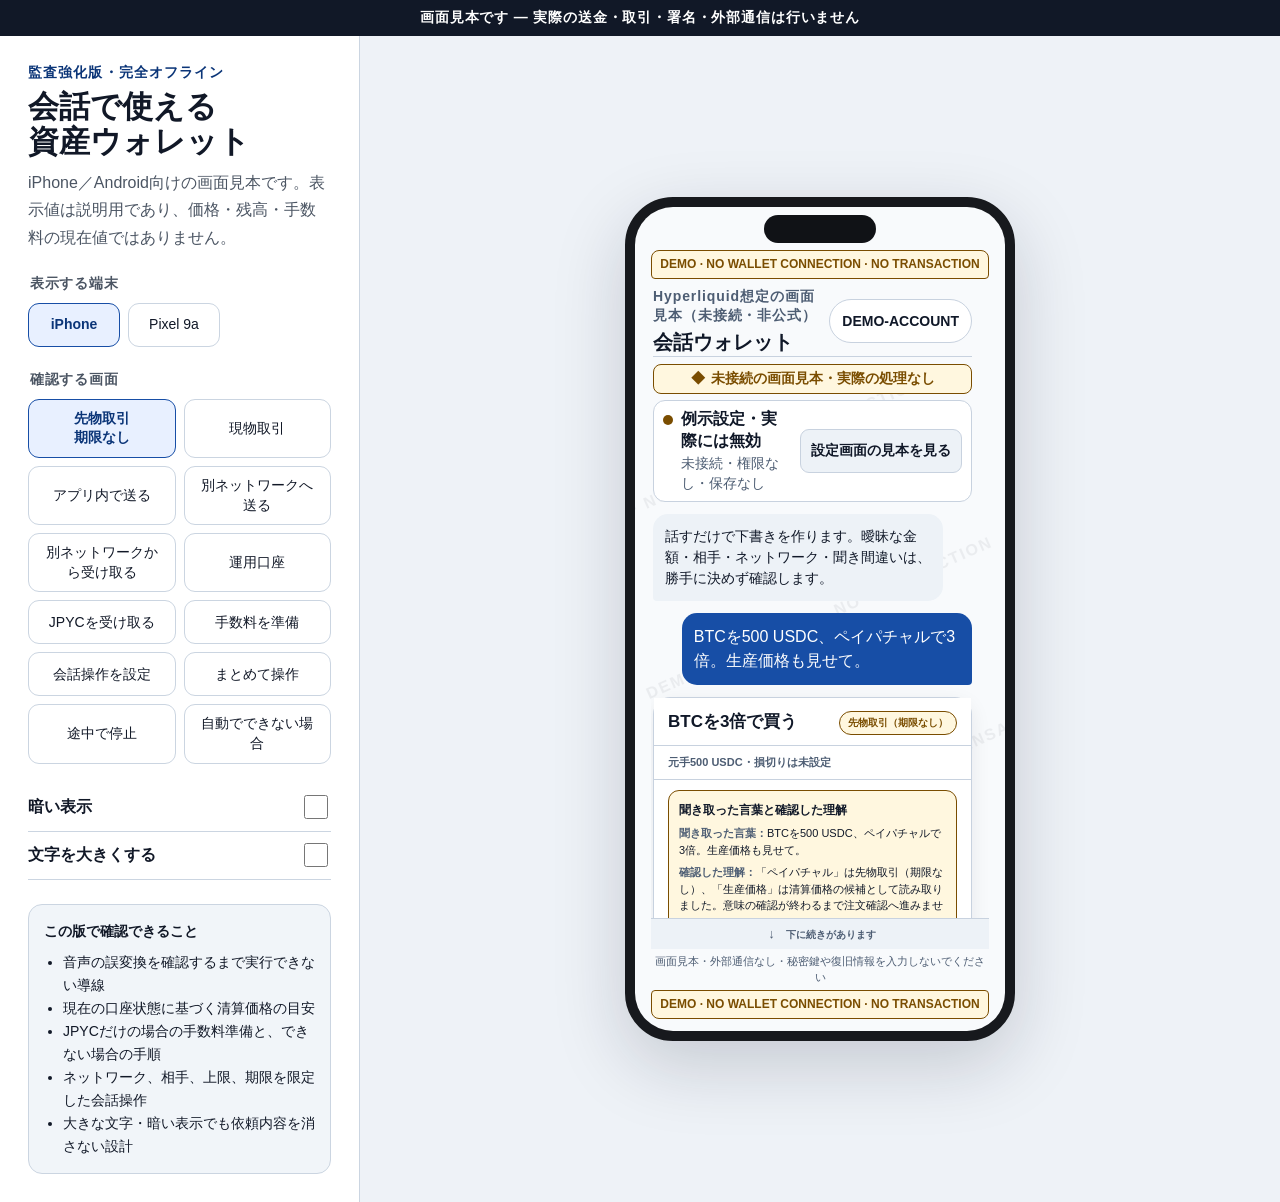
<file: one-intent-hyperliquid-wallet-complete-reviewed-2026-07-29.3/prototype/index.html>
<!doctype html>
<html lang="ja">
<head>
  <meta charset="utf-8" />
  <meta name="viewport" content="width=device-width,initial-scale=1,viewport-fit=cover" />
  <meta name="color-scheme" content="light dark" />
  <meta name="robots" content="noindex,nofollow" />
  <title>会話で使える資産ウォレット — 完全オフライン画面見本</title>
  <link rel="stylesheet" href="styles.css" />
</head>
<body>
  <div class="prototype-banner" role="status">画面見本です — 実際の送金・取引・署名・外部通信は行いません</div>
  <main class="workspace">
    <aside class="controls" aria-label="画面見本の切り替え">
      <p class="product-kicker">監査強化版・完全オフライン</p>
      <h1><span>会話で使える</span><span>資産ウォレット</span></h1>
      <p class="muted">iPhone／Android向けの画面見本です。表示値は説明用であり、価格・残高・手数料の現在値ではありません。</p>

      <fieldset>
        <legend>表示する端末</legend>
        <div class="segmented" role="group" aria-label="表示する端末">
          <button type="button" class="seg active" data-platform="ios" aria-pressed="true">iPhone</button>
          <button type="button" class="seg" data-platform="android" aria-pressed="false">Pixel 9a</button>
        </div>
      </fieldset>

      <fieldset>
        <legend>確認する画面</legend>
        <div class="flow-grid" role="group" aria-label="確認する画面">
          <button type="button" class="flow active" data-flow="perp" aria-pressed="true">先物取引<br><small>期限なし</small></button>
          <button type="button" class="flow" data-flow="spot" aria-pressed="false">現物取引</button>
          <button type="button" class="flow" data-flow="send" aria-pressed="false">アプリ内で送る</button>
          <button type="button" class="flow" data-flow="withdraw" aria-pressed="false">別ネットワークへ送る</button>
          <button type="button" class="flow" data-flow="bridge" aria-pressed="false">別ネットワークから受け取る</button>
          <button type="button" class="flow" data-flow="vault" aria-pressed="false">運用口座</button>
          <button type="button" class="flow" data-flow="jpyc" aria-pressed="false">JPYCを受け取る</button>
          <button type="button" class="flow" data-flow="fee" aria-pressed="false">手数料を準備</button>
          <button type="button" class="flow" data-flow="setup" aria-pressed="false">会話操作を設定</button>
          <button type="button" class="flow" data-flow="composite" aria-pressed="false">まとめて操作</button>
          <button type="button" class="flow" data-flow="partial" aria-pressed="false">途中で停止</button>
          <button type="button" class="flow" data-flow="manual" aria-pressed="false">自動でできない場合</button>
        </div>
      </fieldset>

      <label class="switch-row"><span>暗い表示</span><input id="themeToggle" type="checkbox" /></label>
      <label class="switch-row"><span>文字を大きくする</span><input id="largeTextToggle" type="checkbox" /></label>

      <section class="review-box" aria-labelledby="review-title">
        <strong id="review-title">この版で確認できること</strong>
        <ul>
          <li>音声の誤変換を確認するまで実行できない導線</li>
          <li>現在の口座状態に基づく清算価格の目安</li>
          <li>JPYCだけの場合の手数料準備と、できない場合の手順</li>
          <li>ネットワーク、相手、上限、期限を限定した会話操作</li>
          <li>大きな文字・暗い表示でも依頼内容を消さない設計</li>
        </ul>
      </section>
    </aside>

    <section class="stage" aria-label="スマートフォン画面見本">
      <div id="phone" class="phone ios" data-theme="light">
        <div class="sensor" aria-hidden="true"></div>
        <div class="screen">
          <div class="watermark-layer" aria-hidden="true">
            <span>DEMO · NO WALLET · NO TRANSACTION</span>
            <span>DEMO · NO WALLET · NO TRANSACTION</span>
            <span>DEMO · NO WALLET · NO TRANSACTION</span>
          </div>
          <div class="screen-watermark screen-watermark-top" role="note">DEMO · NO WALLET CONNECTION · NO TRANSACTION</div>

          <div id="reviewScroll" class="review-scroll" tabindex="0" aria-label="画面見本の確認内容。縦方向に一つの領域としてスクロールできます">
            <header class="app-header">
              <div class="app-title">
                <span class="eyebrow">Hyperliquid想定の画面見本（未接続・非公式）</span>
                <h2>会話ウォレット</h2>
              </div>
              <button type="button" class="account" aria-label="デモ口座表示の見本を見る。実口座には接続していません">DEMO-ACCOUNT</button>
            </header>

            <div class="simulation-strip" aria-label="画面見本の状態"><span aria-hidden="true">◆</span>未接続の画面見本・実際の処理なし</div>

            <section class="permission-rail" aria-label="例示設定の状態。実際には無効です">
              <span class="rail-dot" aria-hidden="true"></span>
              <div><strong>例示設定・実際には無効</strong><small>未接続・権限なし・保存なし</small></div>
              <button id="permissionButton" class="rail-button" type="button">設定画面の見本を見る</button>
            </section>

            <section class="conversation" aria-label="依頼内容">
              <div class="bubble assistant">話すだけで下書きを作ります。曖昧な金額・相手・ネットワーク・聞き間違いは、勝手に決めず確認します。</div>
              <div id="userBubble" class="bubble user">BTCを500 USDC、ペイパチャルで3倍。生産価格も見せて。</div>
            </section>

            <p id="liveStatus" class="sr-only" role="status" aria-live="polite"></p>
            <section id="executionCard" class="execution-card" aria-label="実行前の確認内容"></section>
            <section id="timeline" class="timeline hidden" aria-label="処理の現在地"></section>
          </div>

          <p id="scrollStatus" class="scroll-status" data-position="top" aria-live="polite">
            <span class="scroll-status-icon" aria-hidden="true">↓</span>
            <span class="scroll-status-text">下に続きがあります</span>
          </p>
          <p id="assuranceText" class="assurance"></p>
          <div class="screen-watermark screen-watermark-bottom" role="note">DEMO · NO WALLET CONNECTION · NO TRANSACTION</div>
        </div>
      </div>
    </section>
  </main>
  <script src="app.js"></script>
</body>
</html>
</file>
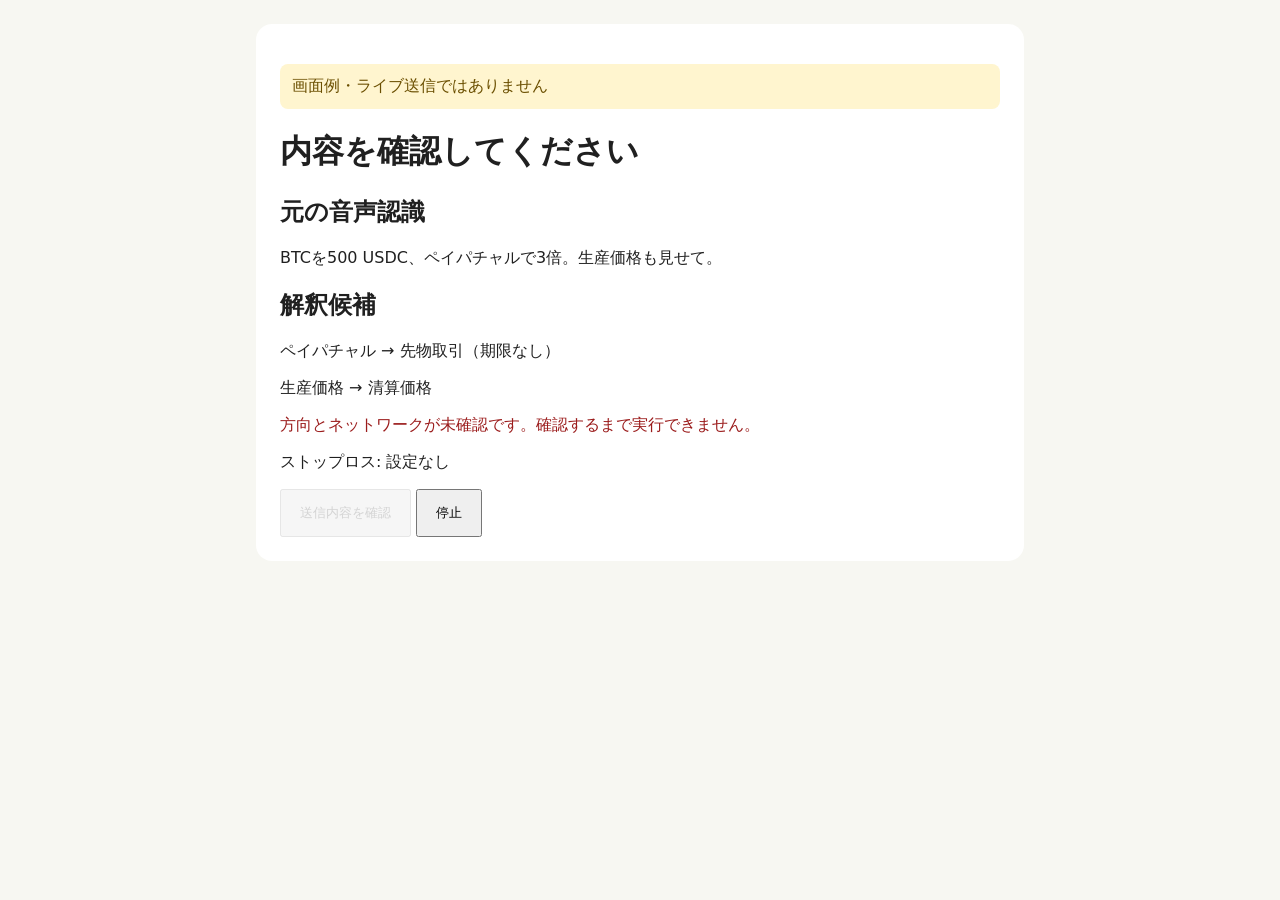
<file: one-intent-hyperliquid-wallet-complete-reviewed-2026-07-29.3/apps/browser-prototype/index.html>
<!doctype html>
<html lang="ja">
<head>
  <meta charset="utf-8">
  <meta name="viewport" content="width=device-width, initial-scale=1">
  <title>オフライン確認プロトタイプ</title>
  <style>
    :root { color-scheme: light; font-family: system-ui, sans-serif; }
    body { margin: 0; padding: 24px; background: #f7f7f2; color: #202020; }
    main { max-width: 720px; margin: auto; background: white; padding: 24px; border-radius: 16px; }
    .example { color: #6b4f00; background: #fff5cf; padding: 12px; border-radius: 8px; }
    .danger { color: #9b1c1c; }
    button { min-height: 48px; padding: 12px 18px; }
    button[disabled] { opacity: .5; }
  </style>
</head>
<body>
  <main aria-labelledby="title">
    <p class="example">画面例・ライブ送信ではありません</p>
    <h1 id="title">内容を確認してください</h1>
    <h2>元の音声認識</h2>
    <p id="sourceUtterance">BTCを500 USDC、ペイパチャルで3倍。生産価格も見せて。</p>
    <h2>解釈候補</h2>
    <p id="normalizedInterpretation">ペイパチャル → 先物取引（期限なし）</p>
    <p>生産価格 → 清算価格</p>
    <p class="danger" id="ambiguity">方向とネットワークが未確認です。確認するまで実行できません。</p>
    <p>ストップロス: 設定なし</p>
    <button id="primaryAction" type="button" disabled>送信内容を確認</button>
    <button id="stopAction" type="button">停止</button>
  </main>
  <script>
    // The prototype has no write endpoint or executable link.
    document.getElementById('stopAction').addEventListener('click', () => {
      document.getElementById('ambiguity').textContent = '停止しました。';
      document.getElementById('primaryAction').disabled = true;
    });
  </script>
</body>
</html>
</file>
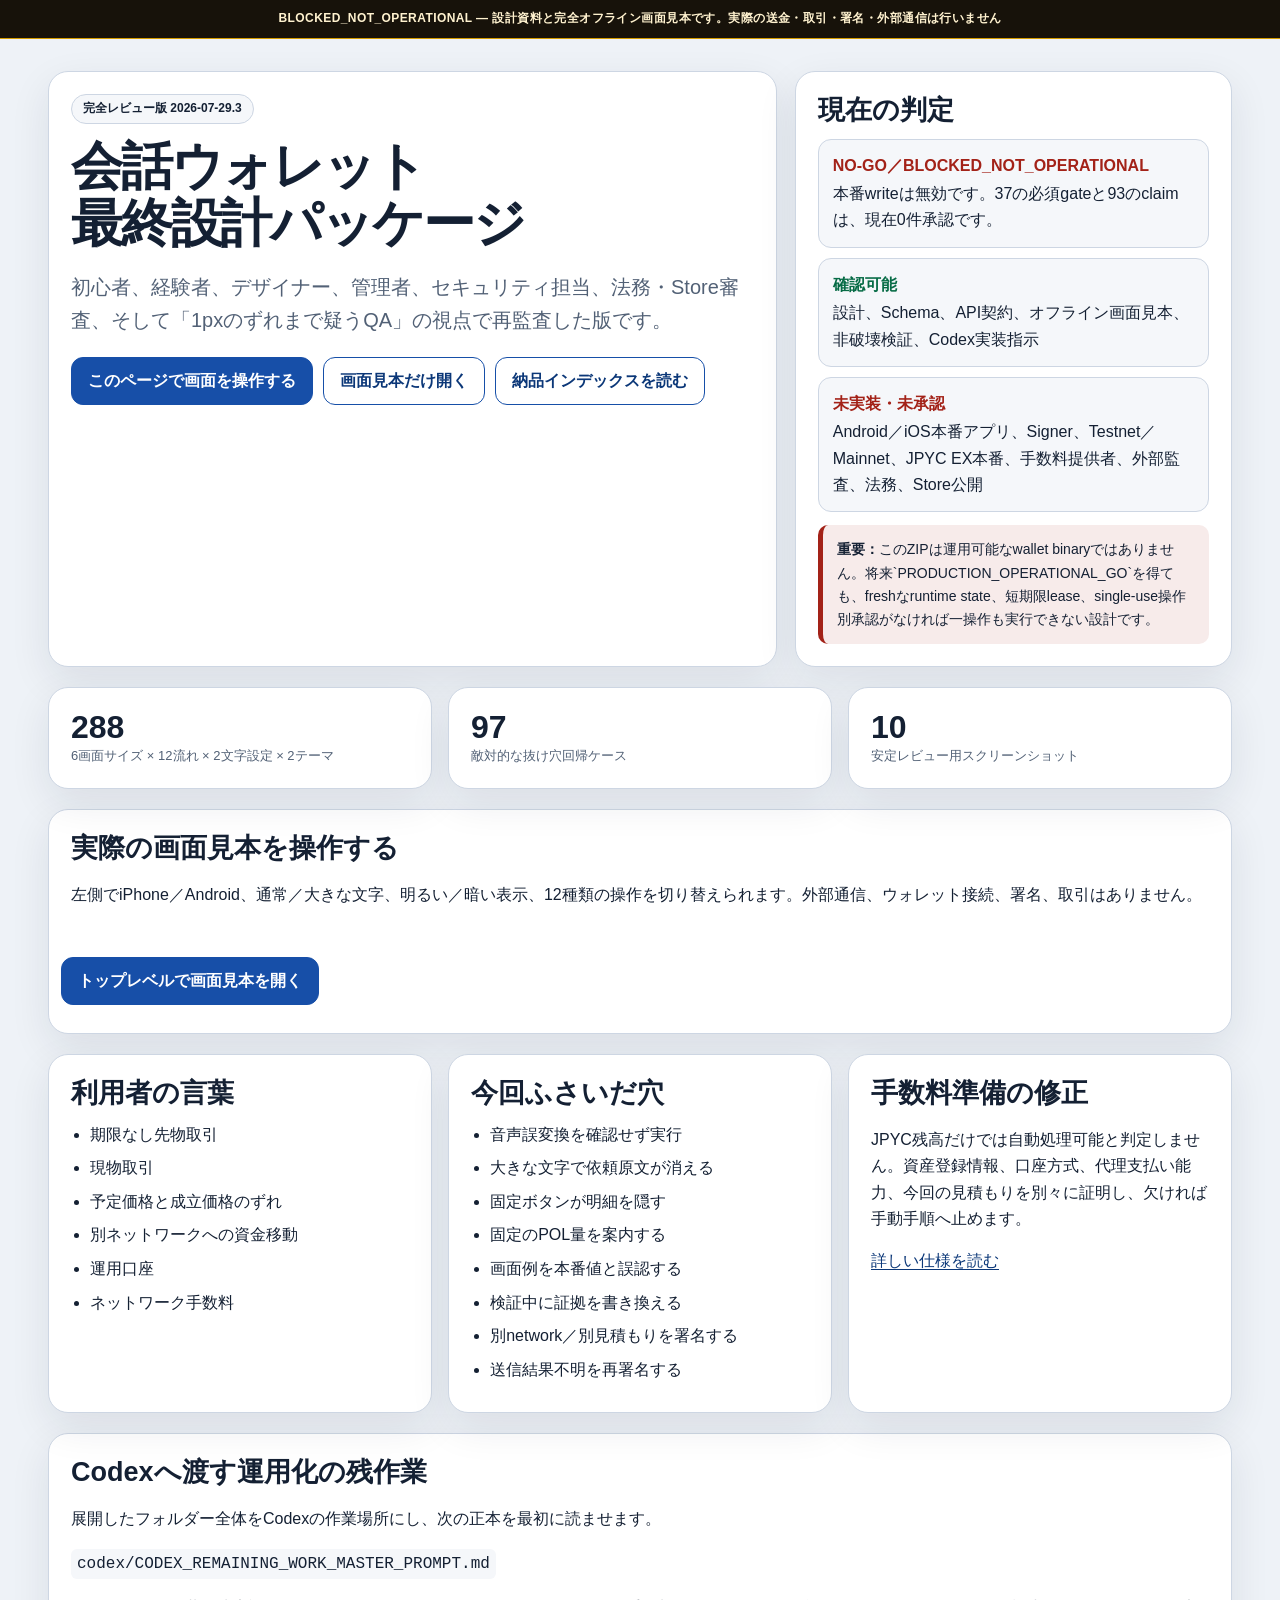
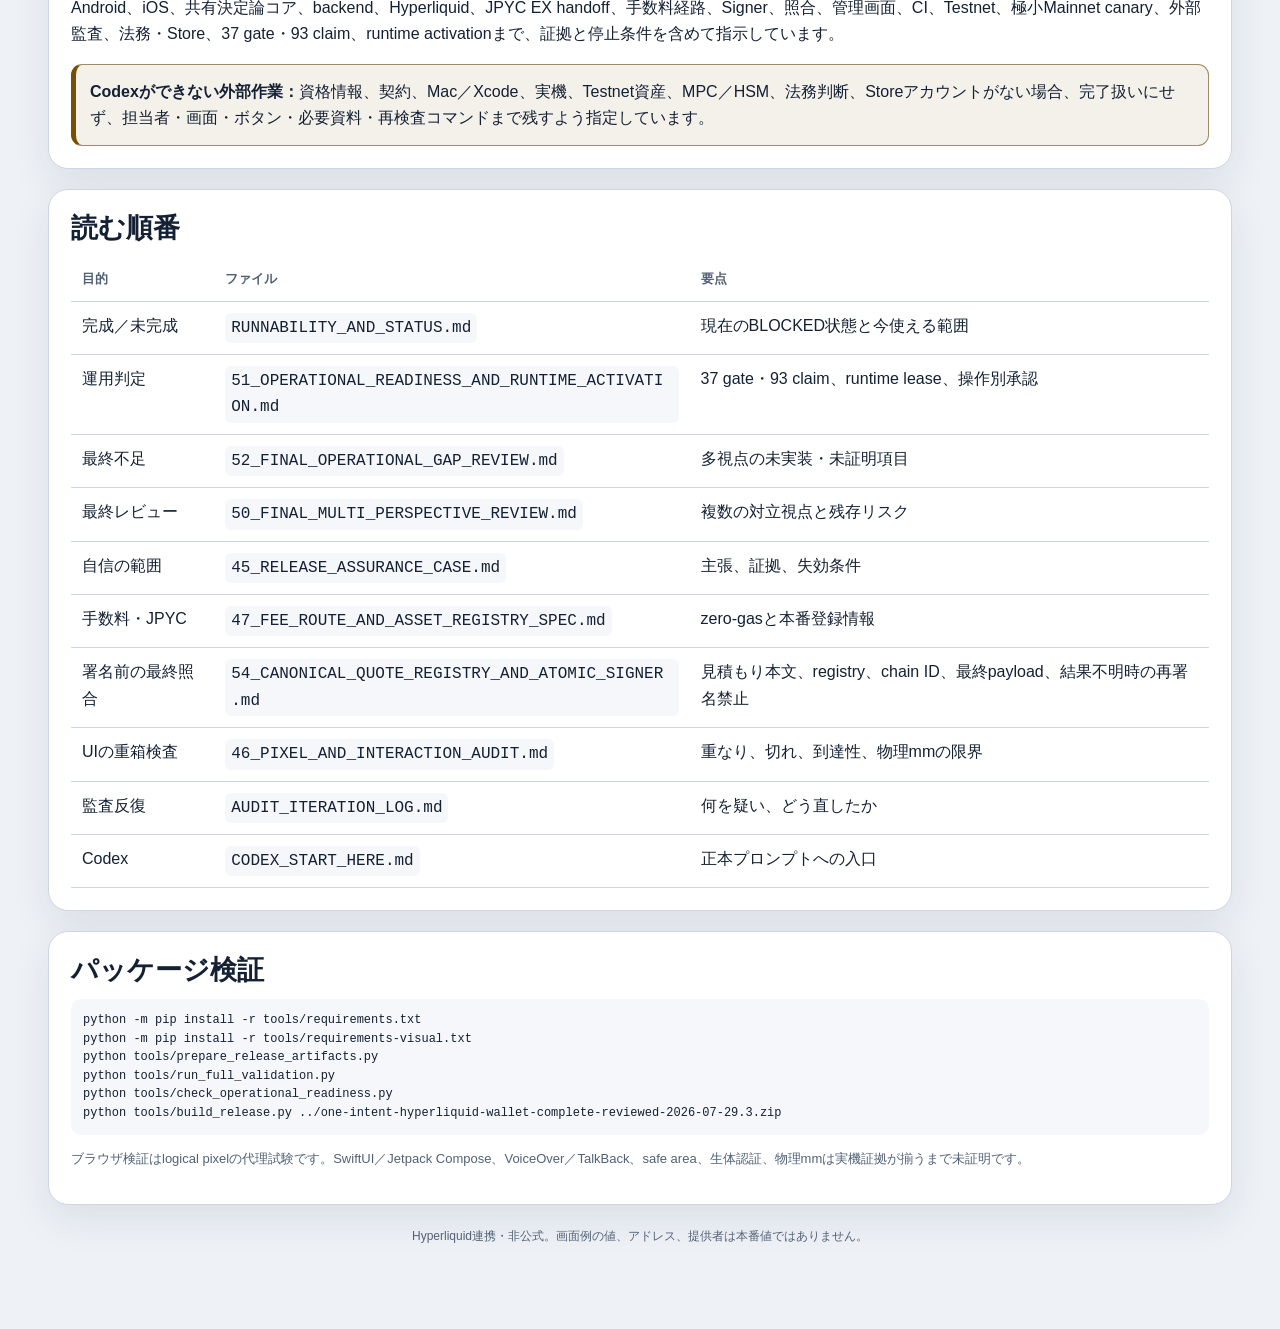
<file: one-intent-hyperliquid-wallet-complete-reviewed-2026-07-29.3/START_HERE.html>
<!doctype html>
<html lang="ja">
<head>
  <meta charset="utf-8" />
  <meta name="viewport" content="width=device-width,initial-scale=1" />
  <meta name="color-scheme" content="light dark" />
  <title>START HERE — 会話ウォレット完全レビュー版</title>
  <link rel="stylesheet" href="START_HERE.css" />
</head>
<body>
  <div class="top" role="status">BLOCKED_NOT_OPERATIONAL — 設計資料と完全オフライン画面見本です。実際の送金・取引・署名・外部通信は行いません</div>
  <main>
    <section class="hero" aria-labelledby="title">
      <article class="card">
        <span class="kicker">完全レビュー版 2026-07-29.3</span>
        <h1 id="title">会話ウォレット<br />最終設計パッケージ</h1>
        <p class="lead">初心者、経験者、デザイナー、管理者、セキュリティ担当、法務・Store審査、そして「1pxのずれまで疑うQA」の視点で再監査した版です。</p>
        <div class="actions">
          <a class="button primary" href="#prototype">このページで画面を操作する</a>
          <a class="button" href="prototype/index.html">画面見本だけ開く</a>
          <a class="button" href="FINAL_DELIVERY_INDEX.md">納品インデックスを読む</a>
        </div>
      </article>
      <aside class="card" aria-labelledby="current-status">
        <h2 id="current-status">現在の判定</h2>
        <div class="status-grid">
          <div class="status"><strong class="no">NO-GO／BLOCKED_NOT_OPERATIONAL</strong>本番writeは無効です。37の必須gateと93のclaimは、現在0件承認です。</div>
          <div class="status"><strong class="go">確認可能</strong>設計、Schema、API契約、オフライン画面見本、非破壊検証、Codex実装指示</div>
          <div class="status"><strong class="no">未実装・未承認</strong>Android／iOS本番アプリ、Signer、Testnet／Mainnet、JPYC EX本番、手数料提供者、外部監査、法務、Store公開</div>
        </div>
        <div class="boundary"><strong>重要：</strong>このZIPは運用可能なwallet binaryではありません。将来`PRODUCTION_OPERATIONAL_GO`を得ても、freshなruntime state、短期限lease、single-use操作別承認がなければ一操作も実行できない設計です。</div>
      </aside>
    </section>

    <section class="section review-grid" aria-label="検証の要約">
      <article class="card"><div class="metric">288</div><div class="metric-label">6画面サイズ × 12流れ × 2文字設定 × 2テーマ</div></article>
      <article class="card"><div class="metric">97</div><div class="metric-label">敵対的な抜け穴回帰ケース</div></article>
      <article class="card"><div class="metric">10</div><div class="metric-label">安定レビュー用スクリーンショット</div></article>
    </section>

    <section class="section card prototype" id="prototype" aria-labelledby="prototype-title">
      <div class="prototype-head">
        <h2 id="prototype-title">実際の画面見本を操作する</h2>
        <p>左側でiPhone／Android、通常／大きな文字、明るい／暗い表示、12種類の操作を切り替えられます。外部通信、ウォレット接続、署名、取引はありません。</p>
      </div>
      <p><a class="button primary" href="prototype/index.html">トップレベルで画面見本を開く</a></p>
    </section>

    <section class="section review-grid">
      <article class="card">
        <h2>利用者の言葉</h2>
        <ul class="list">
          <li>期限なし先物取引</li>
          <li>現物取引</li>
          <li>予定価格と成立価格のずれ</li>
          <li>別ネットワークへの資金移動</li>
          <li>運用口座</li>
          <li>ネットワーク手数料</li>
        </ul>
      </article>
      <article class="card">
        <h2>今回ふさいだ穴</h2>
        <ul class="list">
          <li>音声誤変換を確認せず実行</li>
          <li>大きな文字で依頼原文が消える</li>
          <li>固定ボタンが明細を隠す</li>
          <li>固定のPOL量を案内する</li>
          <li>画面例を本番値と誤認する</li>
          <li>検証中に証拠を書き換える</li>
          <li>別network／別見積もりを署名する</li>
          <li>送信結果不明を再署名する</li>
        </ul>
      </article>
      <article class="card">
        <h2>手数料準備の修正</h2>
        <p>JPYC残高だけでは自動処理可能と判定しません。資産登録情報、口座方式、代理支払い能力、今回の見積もりを別々に証明し、欠ければ手動手順へ止めます。</p>
        <p><a href="47_FEE_ROUTE_AND_ASSET_REGISTRY_SPEC.md">詳しい仕様を読む</a></p>
      </article>
    </section>

    <section class="section card">
      <h2>Codexへ渡す運用化の残作業</h2>
      <p>展開したフォルダー全体をCodexの作業場所にし、次の正本を最初に読ませます。</p>
      <p><span class="path">codex/CODEX_REMAINING_WORK_MASTER_PROMPT.md</span></p>
      <p>Android、iOS、共有決定論コア、backend、Hyperliquid、JPYC EX handoff、手数料経路、Signer、照合、管理画面、CI、Testnet、極小Mainnet canary、外部監査、法務・Store、37 gate・93 claim、runtime activationまで、証拠と停止条件を含めて指示しています。</p>
      <div class="callout"><strong>Codexができない外部作業：</strong>資格情報、契約、Mac／Xcode、実機、Testnet資産、MPC／HSM、法務判断、Storeアカウントがない場合、完了扱いにせず、担当者・画面・ボタン・必要資料・再検査コマンドまで残すよう指定しています。</div>
    </section>

    <section class="section card">
      <h2>読む順番</h2>
      <div class="table-wrap">
        <table>
          <thead><tr><th>目的</th><th>ファイル</th><th>要点</th></tr></thead>
          <tbody>
            <tr><td>完成／未完成</td><td><span class="path">RUNNABILITY_AND_STATUS.md</span></td><td>現在のBLOCKED状態と今使える範囲</td></tr>
            <tr><td>運用判定</td><td><span class="path">51_OPERATIONAL_READINESS_AND_RUNTIME_ACTIVATION.md</span></td><td>37 gate・93 claim、runtime lease、操作別承認</td></tr>
            <tr><td>最終不足</td><td><span class="path">52_FINAL_OPERATIONAL_GAP_REVIEW.md</span></td><td>多視点の未実装・未証明項目</td></tr>
            <tr><td>最終レビュー</td><td><span class="path">50_FINAL_MULTI_PERSPECTIVE_REVIEW.md</span></td><td>複数の対立視点と残存リスク</td></tr>
            <tr><td>自信の範囲</td><td><span class="path">45_RELEASE_ASSURANCE_CASE.md</span></td><td>主張、証拠、失効条件</td></tr>
            <tr><td>手数料・JPYC</td><td><span class="path">47_FEE_ROUTE_AND_ASSET_REGISTRY_SPEC.md</span></td><td>zero-gasと本番登録情報</td></tr>
            <tr><td>署名前の最終照合</td><td><span class="path">54_CANONICAL_QUOTE_REGISTRY_AND_ATOMIC_SIGNER.md</span></td><td>見積もり本文、registry、chain ID、最終payload、結果不明時の再署名禁止</td></tr>
            <tr><td>UIの重箱検査</td><td><span class="path">46_PIXEL_AND_INTERACTION_AUDIT.md</span></td><td>重なり、切れ、到達性、物理mmの限界</td></tr>
            <tr><td>監査反復</td><td><span class="path">AUDIT_ITERATION_LOG.md</span></td><td>何を疑い、どう直したか</td></tr>
            <tr><td>Codex</td><td><span class="path">CODEX_START_HERE.md</span></td><td>正本プロンプトへの入口</td></tr>
          </tbody>
        </table>
      </div>
    </section>

    <section class="section card">
      <h2>パッケージ検証</h2>
      <pre><code>python -m pip install -r tools/requirements.txt
python -m pip install -r tools/requirements-visual.txt
python tools/prepare_release_artifacts.py
python tools/run_full_validation.py
python tools/check_operational_readiness.py
python tools/build_release.py ../one-intent-hyperliquid-wallet-complete-reviewed-2026-07-29.3.zip</code></pre>
      <p class="small">ブラウザ検証はlogical pixelの代理試験です。SwiftUI／Jetpack Compose、VoiceOver／TalkBack、safe area、生体認証、物理mmは実機証拠が揃うまで未証明です。</p>
    </section>

    <p class="footer">Hyperliquid連携・非公式。画面例の値、アドレス、提供者は本番値ではありません。</p>
  </main>
</body>
</html>
</file>
<file: one-intent-hyperliquid-wallet-complete-reviewed-2026-07-29.3/prototype/styles.css>
:root {
  --page-bg: #eef2f7;
  --page-panel: #ffffff;
  --page-text: #111827;
  --page-muted: #4b5563;
  --page-line: #cbd5e1;
  --page-soft: #f1f5f9;
  --page-brand: #174ea6;
  --page-brand-strong: #0b3578;
  --page-focus: #ff8a00;
  --shadow: 0 24px 72px rgba(15, 23, 42, .18);
}

* { box-sizing: border-box; }
html { min-height: 100%; background: var(--page-bg); }
body {
  margin: 0;
  min-height: 100%;
  color: var(--page-text);
  background: var(--page-bg);
  font-family: -apple-system, BlinkMacSystemFont, "Segoe UI", "Noto Sans JP", "Hiragino Sans", sans-serif;
  -webkit-font-smoothing: antialiased;
}
button, input { font: inherit; }
button { cursor: pointer; }
button:focus { outline: none; }
button:focus-visible, input:focus-visible, [tabindex]:focus-visible {
  outline: 3px solid var(--page-focus);
  outline-offset: 3px;
}
button:disabled { cursor: not-allowed; }
@supports not selector(:focus-visible) {
  button:focus, input:focus, [tabindex]:focus {
    outline: 3px solid var(--page-focus);
    outline-offset: 3px;
  }
}
.sr-only {
  position: absolute !important;
  width: 1px !important;
  height: 1px !important;
  padding: 0 !important;
  margin: -1px !important;
  overflow: hidden !important;
  clip: rect(0, 0, 0, 0) !important;
  white-space: nowrap !important;
  border: 0 !important;
}
.hidden { display: none !important; }

.prototype-banner {
  position: sticky;
  top: 0;
  z-index: 40;
  min-height: 32px;
  padding: 8px 16px;
  color: #ffffff;
  background: #111827;
  text-align: center;
  font-size: 14px;
  font-weight: 700;
  line-height: 1.4;
  letter-spacing: .06em;
}
.workspace {
  display: grid;
  grid-template-columns: minmax(280px, 360px) minmax(440px, 1fr);
  min-height: calc(100vh - 32px);
}
.controls {
  padding: 28px;
  overflow: auto;
  background: var(--page-panel);
  border-right: 1px solid var(--page-line);
}
.product-kicker {
  margin: 0 0 7px;
  color: var(--page-brand-strong);
  font-size: 14px;
  font-weight: 700;
  letter-spacing: .08em;
}
.controls h1 {
  display: grid;
  gap: 0;
  margin: 0 0 10px;
  font-size: clamp(25px, 2.4vw, 31px);
  line-height: 1.15;
}
.muted { margin: 0; color: var(--page-muted); line-height: 1.7; }
fieldset { margin: 24px 0 0; padding: 0; border: 0; }
legend {
  margin-bottom: 10px;
  color: var(--page-muted);
  font-size: 14px;
  font-weight: 700;
  letter-spacing: .05em;
}
.segmented { display: flex; gap: 8px; }
.seg, .flow {
  min-height: 44px;
  border: 1px solid var(--page-line);
  border-radius: 11px;
  color: var(--page-text);
  background: var(--page-panel);
  padding: 9px 12px;
  font-size: 14px;
  line-height: 1.4;
}
.seg { min-width: 92px; }
.seg.active, .flow.active {
  border-color: var(--page-brand);
  color: var(--page-brand-strong);
  background: #e8f0ff;
  font-weight: 700;
}
.flow-grid { display: grid; grid-template-columns: repeat(2, minmax(0, 1fr)); gap: 8px; }
.flow small { color: inherit; font-size: 14px; }
.switch-row {
  display: flex;
  align-items: center;
  justify-content: space-between;
  min-height: 48px;
  border-bottom: 1px solid var(--page-line);
  color: var(--page-text);
  font-weight: 600;
}
.switch-row:first-of-type { margin-top: 20px; }
.switch-row input { inline-size: 24px; block-size: 24px; accent-color: var(--page-brand); }
.review-box {
  margin-top: 24px;
  padding: 15px;
  border: 1px solid var(--page-line);
  border-radius: 14px;
  background: var(--page-soft);
  font-size: 14px;
  line-height: 1.65;
}
.review-box strong { display: block; }
.review-box ul { margin: 8px 0 0; padding-left: 19px; }
.stage { display: grid; place-items: center; padding: 32px; overflow: auto; }

.phone {
  --phone-bg: #f8fafc;
  --phone-panel: #ffffff;
  --phone-panel-soft: #edf2f7;
  --phone-text: #101828;
  --phone-muted: #4d5d73;
  --phone-line: #c8d2df;
  --phone-brand: #174ea6;
  --phone-brand-text: #ffffff;
  --phone-brand-soft: #e7efff;
  --phone-danger: #9f2018;
  --phone-danger-soft: #fff0ee;
  --phone-warning: #7a4d00;
  --phone-warning-soft: #fff7df;
  --phone-success: #08613d;
  --phone-success-soft: #e9f8f1;
  position: relative;
  container-type: size;
  width: 390px;
  height: 844px;
  overflow: hidden;
  border: 10px solid #17191d;
  border-radius: 48px;
  background: #17191d;
  box-shadow: var(--shadow);
}
.phone.android {
  width: 412px;
  height: 915px;
  border-width: 8px;
  border-radius: 32px;
}
.phone[data-theme="dark"] {
  --phone-bg: #07101b;
  --phone-panel: #111c2a;
  --phone-panel-soft: #1a2737;
  --phone-text: #f4f7fb;
  --phone-muted: #bdc8d8;
  --phone-line: #536378;
  --phone-brand: #8bb7ff;
  --phone-brand-text: #07101b;
  --phone-brand-soft: #183252;
  --phone-danger: #ffaaa2;
  --phone-danger-soft: #421f24;
  --phone-warning: #ffd37a;
  --phone-warning-soft: #3d3017;
  --phone-success: #83e8bd;
  --phone-success-soft: #14352b;
}
.sensor {
  position: absolute;
  z-index: 8;
  top: 8px;
  left: 50%;
  width: 112px;
  height: 28px;
  transform: translateX(-50%);
  border-radius: 18px;
  background: #101216;
  pointer-events: none;
}
.phone.android .sensor { top: 8px; width: 18px; height: 18px; border-radius: 50%; }
.screen {
  position: relative;
  display: grid;
  grid-template-rows: auto minmax(0, 1fr) auto auto auto;
  height: 100%;
  padding:
    max(43px, calc(env(safe-area-inset-top) + 12px))
    max(16px, env(safe-area-inset-right))
    max(12px, env(safe-area-inset-bottom))
    max(16px, env(safe-area-inset-left));
  overflow: hidden;
  color: var(--phone-text);
  background: var(--phone-bg);
}
.screen > :not(.watermark-layer) { position: relative; z-index: 2; }
.watermark-layer {
  position: absolute;
  z-index: 1;
  inset: 18% -24%;
  display: grid;
  align-content: space-around;
  transform: rotate(-24deg);
  color: var(--phone-text);
  font-size: 16px;
  font-weight: 700;
  letter-spacing: .12em;
  line-height: 1.4;
  opacity: .055;
  pointer-events: none;
  text-align: center;
}
.watermark-layer span { white-space: nowrap; }
.screen-watermark {
  min-height: 28px;
  padding: 5px 8px;
  border: 1px solid var(--phone-warning);
  color: var(--phone-warning);
  background: var(--phone-warning-soft);
  font-size: 12px;
  font-weight: 700;
  line-height: 1.4;
  text-align: center;
  overflow-wrap: anywhere;
}
.screen-watermark-top {
  margin-bottom: 8px;
  border-radius: 8px 8px 4px 4px;
}
.screen-watermark-bottom {
  margin-top: 5px;
  padding-bottom: max(5px, env(safe-area-inset-bottom));
  border-radius: 4px 4px 8px 8px;
}
.review-scroll {
  min-height: 0;
  overflow-x: hidden;
  overflow-y: auto;
  padding: 0 2px 32px;
  overscroll-behavior: contain;
  scrollbar-gutter: stable;
  scroll-padding: 12px;
}
.review-scroll:focus-visible {
  outline: 3px solid var(--page-focus);
  outline-offset: -3px;
}
.app-header {
  display: flex;
  align-items: center;
  justify-content: space-between;
  gap: 8px;
  min-height: 54px;
  border-bottom: 1px solid var(--phone-line);
}
.app-title { min-width: 0; }
.eyebrow {
  display: block;
  color: var(--phone-muted);
  font-size: 14px;
  font-weight: 700;
  letter-spacing: .065em;
  line-height: 1.4;
}
.app-header h2 { margin: 2px 0 0; font-size: 20px; line-height: 1.4; }
.account {
  flex: 0 0 auto;
  min-width: 96px;
  min-height: 44px;
  padding: 0 12px;
  border: 1px solid var(--phone-line);
  border-radius: 24px;
  color: var(--phone-text);
  background: var(--phone-panel);
  font-size: 14px;
  font-weight: 700;
  line-height: 1.4;
  font-variant-numeric: tabular-nums;
}
.phone.android .account { min-height: 48px; }
.simulation-strip {
  display: flex;
  flex: 0 0 auto;
  align-items: center;
  justify-content: center;
  gap: 6px;
  min-height: 26px;
  margin: 7px 0 6px;
  padding: 4px 9px;
  border: 1px solid var(--phone-warning);
  border-radius: 8px;
  color: var(--phone-warning);
  background: var(--phone-warning-soft);
  font-size: 14px;
  font-weight: 700;
  line-height: 1.4;
}
.simulation-strip span { font-size: 14px; }
.permission-rail {
  display: grid;
  grid-template-columns: auto minmax(0, 1fr) auto;
  align-items: center;
  gap: 8px;
  min-height: 50px;
  padding: 7px 9px;
  border: 1px solid var(--phone-line);
  border-radius: 12px;
  background: var(--phone-panel);
}
.rail-dot { width: 10px; height: 10px; align-self: start; margin-top: .45em; border-radius: 50%; background: var(--phone-warning); }
.permission-rail strong, .permission-rail small { display: block; min-width: 0; }
.permission-rail strong { font-size: 16px; line-height: 1.4; }
.permission-rail small { margin-top: 2px; color: var(--phone-muted); font-size: 14px; line-height: 1.4; }
.rail-button {
  min-height: 44px;
  padding: 0 10px;
  border: 1px solid var(--phone-line);
  border-radius: 9px;
  color: var(--phone-text);
  background: var(--phone-panel-soft);
  font-size: 14px;
  font-weight: 700;
  line-height: 1.4;
}
.phone.android .rail-button { min-height: 48px; }
.conversation {
  display: grid;
  gap: 12px;
  padding: 12px 0;
}
.bubble {
  max-width: 91%;
  padding: 12px;
  border-radius: 15px;
  font-size: 14px;
  line-height: 1.5;
  overflow-wrap: anywhere;
}
.bubble.assistant {
  justify-self: start;
  border-bottom-left-radius: 4px;
  color: var(--phone-text);
  background: var(--phone-panel-soft);
}
.bubble.user {
  justify-self: end;
  border-bottom-right-radius: 4px;
  color: var(--phone-brand-text);
  background: var(--phone-brand);
  font-size: 16px;
}
.execution-card, .timeline {
  display: block;
  overflow: visible;
  border: 1px solid var(--phone-line);
  border-radius: 17px;
  background: var(--phone-panel);
  box-shadow: 0 6px 20px rgba(15, 23, 42, .08);
}
.card-head {
  display: flex;
  flex: 0 0 auto;
  align-items: flex-start;
  justify-content: space-between;
  gap: 8px;
  padding: 13px 14px 10px;
  border-bottom: 1px solid var(--phone-line);
  background: var(--phone-panel);
}
.card-head h3 { margin: 0; font-size: 17px; line-height: 1.28; overflow-wrap: anywhere; }
.badge {
  flex: 0 0 auto;
  max-width: 43%;
  padding: 5px 8px;
  border: 1px solid currentColor;
  border-radius: 999px;
  color: var(--phone-brand);
  background: var(--phone-brand-soft);
  font-size: 10px;
  font-weight: 850;
  line-height: 1.25;
  text-align: center;
  overflow-wrap: anywhere;
}
.badge.warning { color: var(--phone-warning); background: var(--phone-warning-soft); }
.badge.danger { color: var(--phone-danger); background: var(--phone-danger-soft); }
.badge.success { color: var(--phone-success); background: var(--phone-success-soft); }
.timeline-content {
  padding-top: 12px;
}
/* The reviewScroll element is the only scrolling surface. */
.card-content {
  min-height: 0;
  overflow: visible;
  padding: 0 14px 12px;
}
.sticky-summary {
  position: sticky;
  top: 0;
  z-index: 2;
  margin: 0 -14px 9px;
  padding: 9px 14px;
  border-bottom: 1px solid var(--phone-line);
  color: var(--phone-muted);
  background: var(--phone-panel);
  font-size: 11px;
  font-weight: 750;
  line-height: 1.4;
}
.understanding {
  display: grid;
  gap: 6px;
  margin: 10px 0;
  padding: 10px;
  border: 1px solid var(--phone-line);
  border-radius: 11px;
  background: var(--phone-panel-soft);
  font-size: 11px;
  line-height: 1.5;
}
.understanding strong { font-size: 12px; }
.understanding span { display: block; overflow-wrap: anywhere; }
.understanding b { color: var(--phone-muted); }
.understanding.requires-check {
  border-color: var(--phone-warning);
  color: var(--phone-text);
  background: var(--phone-warning-soft);
}
.correction-check {
  margin: 9px 0;
  padding: 10px;
  border: 1px solid var(--phone-warning);
  border-radius: 11px;
}
.correction-check legend {
  margin: 0 0 8px;
  padding: 0 4px;
  color: var(--phone-text);
  font-size: 12px;
  font-weight: 850;
  letter-spacing: 0;
}
.correction-actions { display: grid; gap: 8px; }
.secondary, .text-action {
  min-height: 44px;
  border-radius: 10px;
  font-size: 12px;
  font-weight: 800;
}
.phone.android .secondary, .phone.android .text-action { min-height: 48px; }
.secondary {
  border: 1px solid var(--phone-brand);
  color: var(--phone-brand);
  background: var(--phone-panel);
  padding: 8px 10px;
}
.text-action {
  border: 1px solid var(--phone-line);
  color: var(--phone-text);
  background: var(--phone-panel-soft);
  padding: 8px 10px;
}
.correction-help { margin: 7px 0 0; color: var(--phone-muted); font-size: 10px; line-height: 1.45; }
.rows { border-top: 1px solid var(--phone-line); }
.row {
  display: grid;
  grid-template-columns: minmax(0, 1.7fr) minmax(0, 3.3fr);
  gap: 10px;
  padding: 8px 0;
  border-bottom: 1px solid var(--phone-line);
  font-size: 12px;
  line-height: 1.42;
}
.label { color: var(--phone-muted); font-weight: 700; overflow-wrap: anywhere; }
.value { min-width: 0; color: var(--phone-text); font-weight: 750; text-align: right; overflow-wrap: anywhere; word-break: break-all; }
.address-row { grid-template-columns: 1fr; gap: 5px; }
.address-row .value { text-align: left; }
.address {
  padding: 7px;
  border-radius: 7px;
  background: var(--phone-panel-soft);
  font-family: ui-monospace, SFMono-Regular, Menlo, Consolas, monospace;
  font-size: 12px;
  font-weight: 700;
  line-height: 1.45;
  word-break: break-all;
}
.notice {
  margin: 10px 0 0;
  padding: 10px;
  border-left: 4px solid var(--phone-warning);
  border-radius: 7px;
  color: var(--phone-text);
  background: var(--phone-warning-soft);
  font-size: 11px;
  line-height: 1.55;
  overflow-wrap: anywhere;
}
.notice.danger { border-color: var(--phone-danger); background: var(--phone-danger-soft); }
.action-footer {
  margin: 14px 0 0;
  padding: 13px 0 2px;
  border-top: 2px solid var(--phone-line);
  background: var(--phone-panel);
}
.final-check-label {
  margin: 0 0 9px;
  color: var(--phone-text);
  font-size: 11px;
  font-weight: 800;
  line-height: 1.5;
  overflow-wrap: anywhere;
}
.scroll-status {
  display: flex;
  flex: 0 0 auto;
  align-items: center;
  justify-content: center;
  gap: 7px;
  min-height: 31px;
  margin: 0;
  padding: 5px 10px;
  border-top: 1px solid var(--phone-line);
  color: var(--phone-muted);
  background: var(--phone-panel-soft);
  font-size: 10px;
  font-weight: 800;
  line-height: 1.3;
  text-align: center;
}
.scroll-status[data-position="bottom"],
.scroll-status[data-position="all"] { color: var(--phone-success); }
.scroll-status-icon { min-width: 1.2em; font-size: 13px; }
.primary {
  display: block;
  width: 100%;
  min-height: 54px;
  padding: 10px 13px;
  border: 2px solid var(--phone-brand);
  border-radius: 13px;
  color: var(--phone-brand-text);
  background: var(--phone-brand);
  font-size: 14px;
  font-weight: 850;
  line-height: 1.35;
  overflow-wrap: anywhere;
}
.primary:disabled {
  border-color: var(--phone-line);
  color: var(--phone-muted);
  background: var(--phone-panel-soft);
  opacity: 1;
}
.subline { margin: 7px 1px 0; color: var(--phone-muted); font-size: 10px; line-height: 1.45; overflow-wrap: anywhere; }
.subline.pre-action { margin: 0 1px 10px; }
.step, .manual-step {
  position: relative;
  display: grid;
  grid-template-columns: 31px minmax(0, 1fr);
  gap: 9px;
  padding: 8px 0;
}
.step + .step, .manual-step + .manual-step { border-top: 1px solid var(--phone-line); }
.step-number {
  display: grid;
  place-items: center;
  width: 31px;
  height: 31px;
  border-radius: 50%;
  color: var(--phone-brand-text);
  background: var(--phone-brand);
  font-size: 12px;
  font-weight: 850;
}
.step strong, .step small, .manual-step strong, .manual-step small { display: block; overflow-wrap: anywhere; }
.step strong, .manual-step strong { font-size: 12px; line-height: 1.4; }
.step small, .manual-step small { margin-top: 3px; color: var(--phone-muted); font-size: 10px; line-height: 1.5; }
.assurance { min-height: 14px; margin: 5px 2px 0; color: var(--phone-muted); font-size: 11px; line-height: 1.4; text-align: center; overflow-wrap: anywhere; }

/* Large-text mode preserves the source request and reduces only nonessential copy. */
.phone.large-text .screen { padding-inline: 13px; }
.phone.large-text .app-header h2 { font-size: 22px; }
.phone.large-text .eyebrow { font-size: 11px; }
.phone.large-text .account { font-size: 13px; }
.phone.large-text .permission-rail { min-height: 58px; }
.phone.large-text .permission-rail strong { font-size: 14px; }
.phone.large-text .permission-rail small { font-size: 11px; }
.phone.large-text .simulation-strip { font-size: 12px; }
.phone.large-text .conversation { padding-block: 7px; }
.phone.large-text .bubble.assistant { max-width: 100%; font-size: 15px; line-height: 1.55; }
.phone.large-text .bubble.user { max-width: 100%; font-size: 16px; line-height: 1.5; }
.phone.large-text .card-head h3 { font-size: 20px; }
.phone.large-text .badge { font-size: 12px; }
.phone.large-text .sticky-summary { font-size: 13px; }
.phone.large-text .understanding { font-size: 14px; line-height: 1.55; }
.phone.large-text .understanding strong { font-size: 15px; }
.phone.large-text .row { grid-template-columns: 1fr; gap: 4px; font-size: 15px; line-height: 1.5; }
.phone.large-text .value { text-align: left; word-break: normal; }
.phone.large-text .notice { font-size: 14px; line-height: 1.58; }
.phone.large-text .secondary, .phone.large-text .text-action { font-size: 14px; }
.phone.large-text .primary { min-height: 58px; font-size: 16px; }
.phone.large-text .subline { font-size: 12px; }
.phone.large-text .final-check-label { font-size: 14px; }
.phone.large-text .scroll-status { min-height: 36px; font-size: 12px; }
.phone.large-text .step strong, .phone.large-text .manual-step strong { font-size: 15px; }
.phone.large-text .step small, .phone.large-text .manual-step small { font-size: 13px; }
.phone.large-text .assurance { font-size: 11px; }

@container (max-height: 700px) {
  .screen { padding-top: 38px; padding-bottom: 10px; }
  .app-header { min-height: 46px; }
  .app-header h2 { font-size: 18px; }
  .simulation-strip { min-height: 23px; margin-block: 4px; padding-block: 3px; }
  .permission-rail { min-height: 44px; padding-block: 4px; }
  .conversation { padding-block: 5px; }
  .bubble { padding: 7px 9px; font-size: 12px; line-height: 1.4; }
  .card-head { padding-block: 8px; }
  .card-head h3 { font-size: 15px; }
  .badge { font-size: 9px; padding-block: 4px; }
  .card-content { padding-top: 4px; }
  .action-footer { margin-top: 10px; padding-block: 9px 2px; }
  .scroll-status { min-height: 26px; padding-block: 3px; }
  .assurance { font-size: 11px; }
  .phone.large-text .app-header { min-height: 46px; }
  .phone.large-text .permission-rail { min-height: 48px; max-height: 64px; overflow-y: auto; }
  .phone.large-text .conversation { max-height: 92px; overflow-y: auto; overscroll-behavior: contain; }
  .phone.large-text .bubble.assistant,
  .phone.large-text .bubble.user { font-size: 13px; line-height: 1.45; }
}

@container (max-height: 620px) {
  .screen { padding-top: 36px; padding-bottom: 8px; }
  .app-header { min-height: 42px; }
  .eyebrow { font-size: 11px; }
  .app-header h2 { font-size: 16px; }
  .simulation-strip { min-height: 21px; margin-block: 3px; font-size: 11px; }
  .permission-rail { min-height: 42px; padding-block: 3px; }
  .permission-rail strong { font-size: 11px; }
  .rail-button { min-height: 44px; font-size: 11px; }
  .conversation { padding-block: 4px; }
  .bubble.user { max-width: 100%; padding: 6px 8px; font-size: 11px; line-height: 1.4; }
  .card-head { padding-block: 7px; }
  .card-head h3 { font-size: 14px; }
  .badge { max-width: 46%; }
  .scroll-status { min-height: 24px; font-size: 11px; }
  .phone.large-text .screen { padding-top: 36px; padding-bottom: 8px; }
  .phone.large-text .app-header { min-height: 42px; }
  .phone.large-text .app-header h2 { font-size: 17px; }
  .phone.large-text .permission-rail { min-height: 44px; max-height: 54px; }
  .phone.large-text .permission-rail strong,
  .phone.large-text .permission-rail small { font-size: 11px; }
  .phone.large-text .conversation { max-height: 74px; padding-block: 4px; }
  .phone.large-text .bubble.assistant,
  .phone.large-text .bubble.user { padding: 6px 8px; font-size: 11px; line-height: 1.4; }
  .phone.large-text .assurance { font-size: 11px; }
}

@container (max-width: 340px) {
  .screen { padding-inline: 11px; }
  .permission-rail { gap: 5px; padding-inline: 6px; }
  .rail-button { padding-inline: 7px; }
  .card-head { padding-inline: 10px; }
  .card-content { padding-inline: 10px; }
  .sticky-summary { margin-inline: -10px; padding-inline: 10px; }
  .action-footer { padding-inline: 0; }
  .row { grid-template-columns: 1fr; gap: 4px; }
  .row .value { text-align: left; word-break: normal; }
  .phone.large-text .row .value { letter-spacing: -0.03em; }
}

@media (max-width: 960px) {
  .workspace { grid-template-columns: 1fr; }
  .controls { border-right: 0; border-bottom: 1px solid var(--page-line); }
  .stage { min-height: 980px; }
}
@media (max-width: 520px) {
  .controls { padding: 20px; }
  .stage { display: block; padding: 18px 0; overflow-x: auto; }
  .phone { margin: 0 auto; transform-origin: top center; }
}
@media (prefers-reduced-motion: reduce) {
  *, *::before, *::after { scroll-behavior: auto !important; animation-duration: .001ms !important; transition-duration: .001ms !important; }
}
@media (forced-colors: active) {
  .phone, .execution-card, .timeline, .permission-rail, .simulation-strip { border: 2px solid CanvasText; }
  .primary, .badge, .step-number { forced-color-adjust: none; }
}
</file>
<file: one-intent-hyperliquid-wallet-complete-reviewed-2026-07-29.3/START_HERE.css>
:root{--bg:#eef2f7;--panel:#fff;--text:#142033;--muted:#526176;--line:#cdd6e3;--brand:#164fa8;--brand2:#0b3778;--ok:#066b45;--danger:#a32218;--warn:#765000;--soft:#f5f7fa;--shadow:0 14px 40px rgba(20,32,51,.09)}
@media(prefers-color-scheme:dark){:root{--bg:#07111f;--panel:#0e1b2d;--text:#f2f6fb;--muted:#bcc8d8;--line:#40516a;--brand:#8ab9ff;--brand2:#c4dcff;--ok:#73dfb0;--danger:#ff9d96;--warn:#ffd77b;--soft:#14243a;--shadow:0 14px 42px rgba(0,0,0,.34)}}
*{box-sizing:border-box}html{scroll-behavior:smooth;max-width:100%;overflow-x:clip}body{margin:0;max-width:100%;overflow-x:clip;background:var(--bg);color:var(--text);font-family:-apple-system,BlinkMacSystemFont,"Segoe UI","Noto Sans JP",sans-serif;line-height:1.65}
a{color:var(--brand2);text-underline-offset:.18em}a:focus-visible,button:focus-visible{outline:3px solid #ff8a00;outline-offset:3px;border-radius:8px}
.top{position:sticky;top:0;z-index:20;max-width:100%;padding:9px 14px;background:#17120a;color:#fff2cf;border-bottom:1px solid #d39b00;text-align:center;font-size:12px;font-weight:900;letter-spacing:.035em;overflow-wrap:anywhere}
main{width:100%;max-width:1220px;margin:auto;padding:32px 18px 70px}.hero{display:grid;grid-template-columns:minmax(0,1.25fr) minmax(310px,.75fr);gap:18px;align-items:stretch}.hero,.review-grid,.card,.status,.boundary,.callout,.prototype-head{min-width:0;max-width:100%}.card{background:var(--panel);border:1px solid var(--line);border-radius:20px;padding:22px;box-shadow:var(--shadow)}
.kicker{display:inline-flex;align-items:center;min-height:30px;padding:4px 11px;border:1px solid var(--line);border-radius:999px;background:var(--soft);font-size:12px;font-weight:850}h1{font-size:clamp(31px,5.3vw,52px);line-height:1.08;letter-spacing:-.042em;margin:.28em 0 .25em}h2{font-size:clamp(21px,3vw,27px);line-height:1.25;margin:0 0 11px}h3{font-size:17px;margin:20px 0 8px}.lead{font-size:clamp(17px,2vw,20px);color:var(--muted);max-width:770px}.small{font-size:13px;color:var(--muted)}
.actions{display:flex;flex-wrap:wrap;gap:10px;margin-top:20px}.button{display:inline-flex;align-items:center;justify-content:center;min-height:48px;padding:10px 16px;border:1px solid var(--brand);border-radius:12px;background:transparent;color:var(--brand2);font-weight:850;text-decoration:none}.button.primary{background:#174fa8;color:#fff;border-color:#174fa8}.button:hover{filter:brightness(.96)}
.status-grid{display:grid;gap:10px}.status{padding:13px 14px;border-radius:13px;background:var(--soft);border:1px solid var(--line)}.status strong{display:block;margin-bottom:2px}.go{color:var(--ok)}.no{color:var(--danger)}
.boundary{margin-top:13px;padding:13px 14px;border-left:5px solid var(--danger);border-radius:10px;background:color-mix(in srgb,var(--danger) 9%,var(--panel));font-size:14px}.section{margin-top:20px}.review-grid{display:grid;grid-template-columns:repeat(3,minmax(0,1fr));gap:16px}.metric{font-size:32px;font-weight:900;line-height:1.1}.metric-label{color:var(--muted);font-size:13px}.prototype{padding:12px}.prototype-head{padding:10px 10px 16px}.frame{display:block;width:100%;height:min(1080px,84vh);min-height:720px;border:1px solid var(--line);border-radius:15px;background:#fff}
.table-wrap{max-width:100%;overflow:auto}pre{max-width:100%;margin:0;overflow:auto;padding:12px;border-radius:10px;background:var(--soft);font-size:12px;line-height:1.55}table{width:100%;border-collapse:collapse;min-width:640px}th,td{text-align:left;vertical-align:top;padding:11px;border-bottom:1px solid var(--line)}th{font-size:13px;color:var(--muted)}code,.path{font-family:ui-monospace,SFMono-Regular,Menlo,monospace;overflow-wrap:anywhere}.path{display:inline-block;padding:2px 6px;background:var(--soft);border-radius:6px}.callout{padding:14px;border:1px solid color-mix(in srgb,var(--warn) 55%,var(--line));border-left:5px solid var(--warn);border-radius:11px;background:color-mix(in srgb,var(--warn) 8%,var(--panel))}.list{margin:0;padding-left:1.2em}.list li{margin:.45em 0}.footer{margin-top:22px;text-align:center;color:var(--muted);font-size:12px}
@media(max-width:900px){.hero,.review-grid{grid-template-columns:1fr}.frame{height:830px;min-height:690px}}@media(max-width:520px){main{padding:23px 11px 50px}.card{padding:17px;border-radius:16px}.frame{height:780px;min-height:640px}.actions{display:grid}.button{width:100%}}
@media(forced-colors:active){.card,.status,.button,.callout,.boundary{border:2px solid CanvasText}.top{border-bottom:2px solid CanvasText}}
</file>
